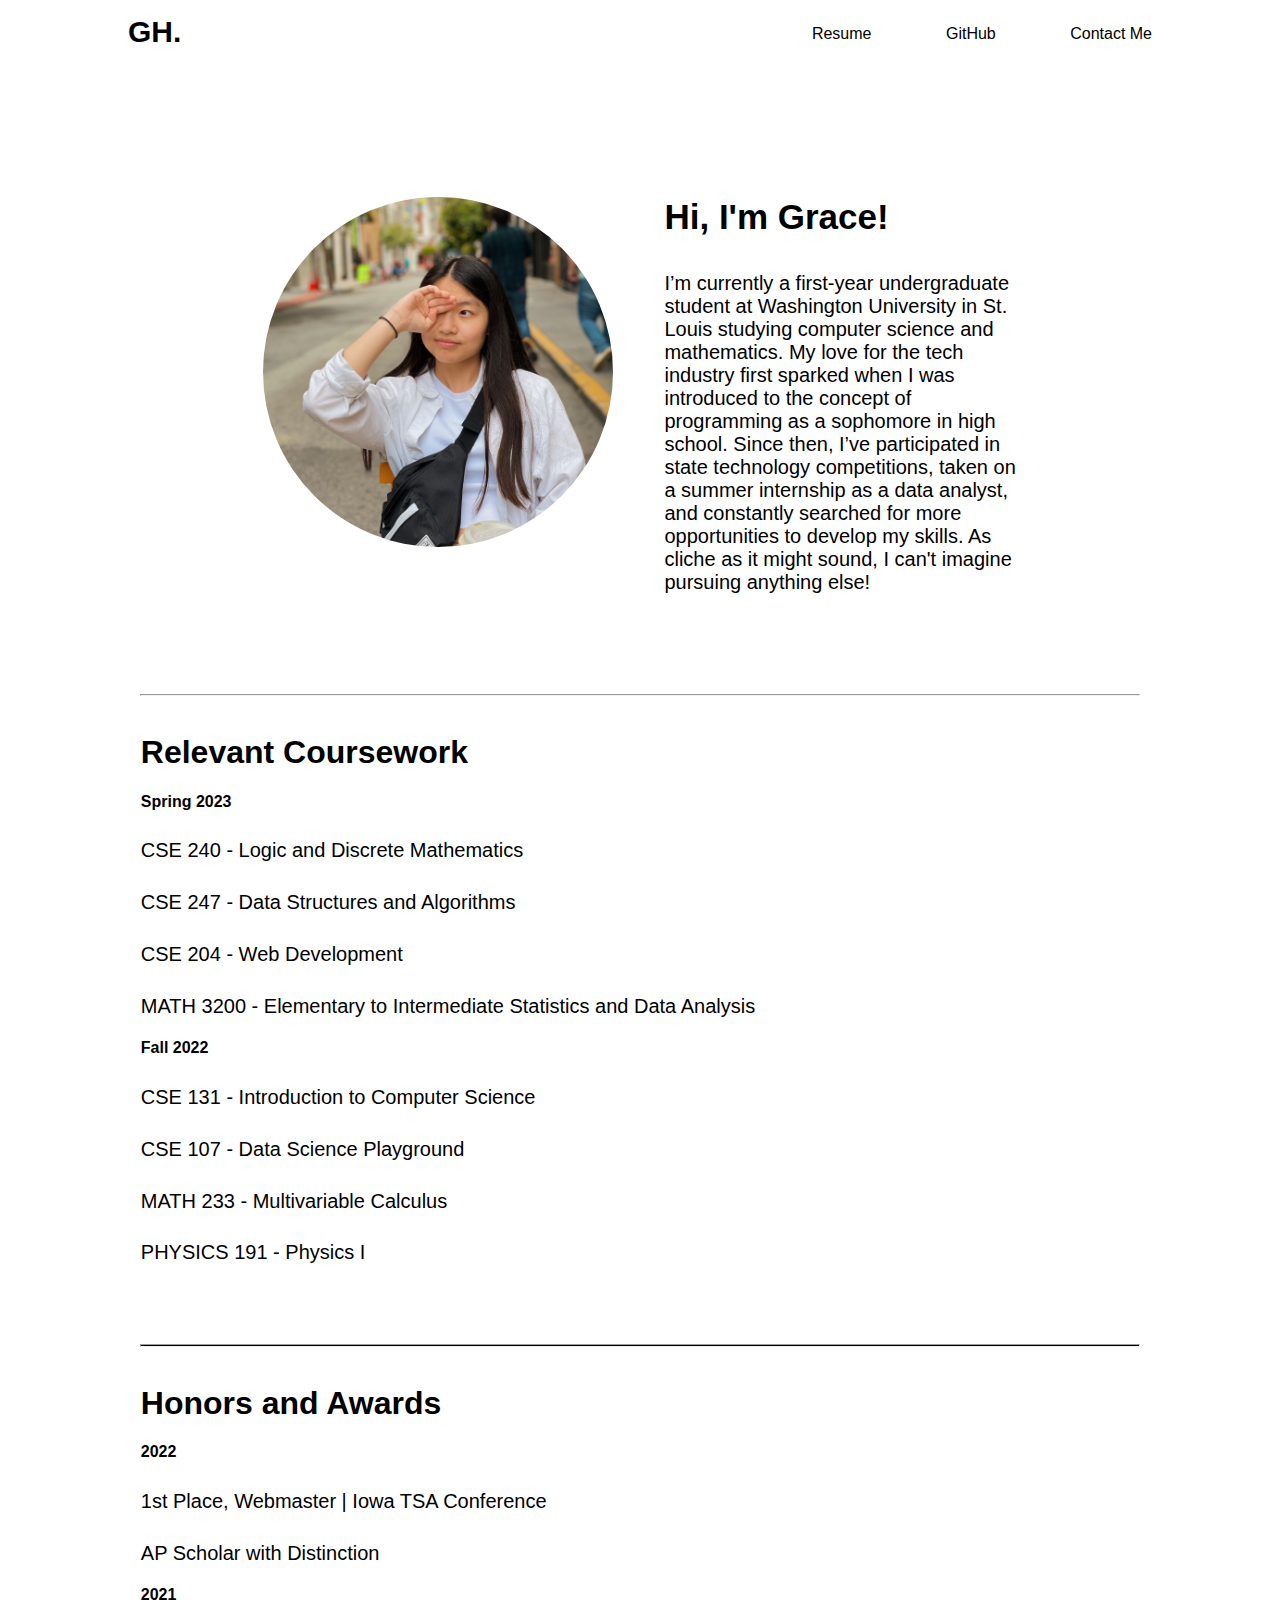
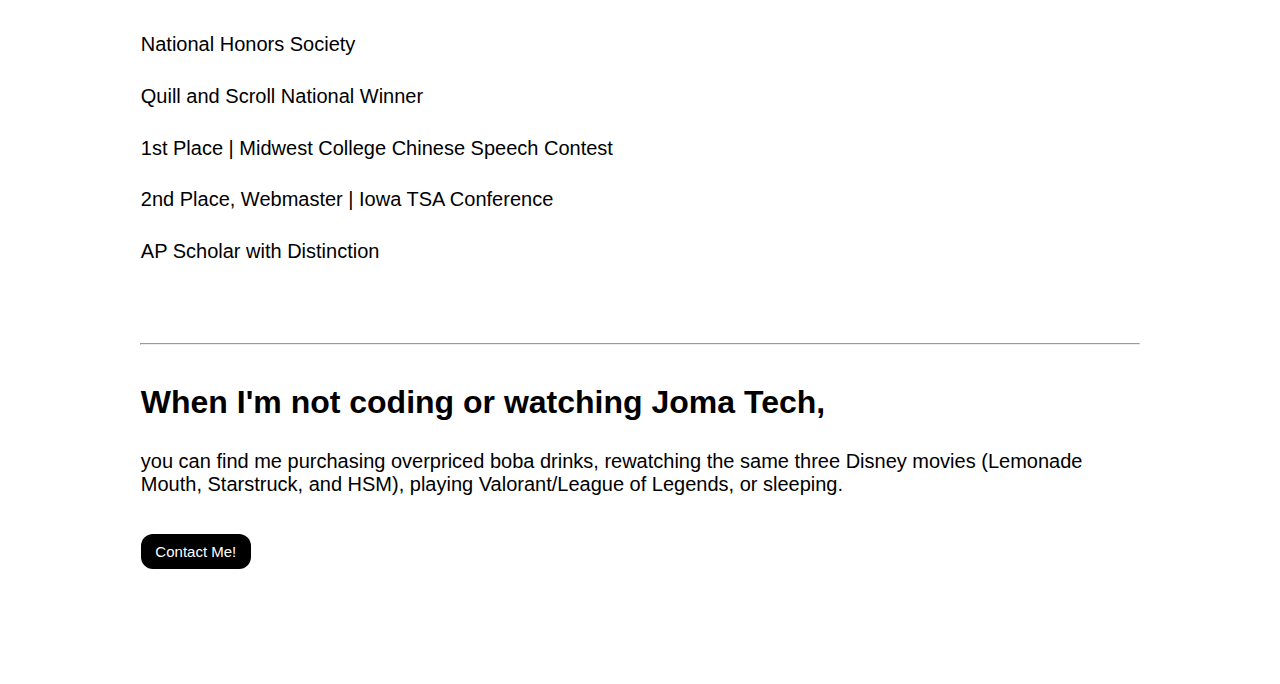
<file: index.html>
<!DOCTYPE html>
<html>
    <head>
        <meta name="viewport" content="width=device-width, initial-scale=1.0">
        <meta charset="utf-8">
        <link href="styles.css" rel="stylesheet" type="text/css">
        <title>Grace Huang</title>
    </head>

    <body>
    <header>
        <div class="container">
            <a href="index.html" class="logo">GH.</a>
            <nav>
                <ul>
                    <li><a href="resume.html">Resume</a></li>
                    <li><a href="github.html">GitHub</a></li>
                    <li><a href="contact.html">Contact Me</a></li>
                </ul>
            </nav>
        </div>
    </header>
    <div class="fade-in">
    <div class="intro">
        <div class="circular"><img src="me.jpeg" alt="meeeee"></div>
        <div class="bold-text"><p>Hi, I'm Grace!</p></div>
        <div class="intro-text"><p>I’m currently a first-year undergraduate student at Washington University in St. Louis studying computer science and mathematics. My love for the tech industry first sparked when I was introduced to the concept of programming as a sophomore in high school. Since then, I’ve participated in state technology competitions, taken on a summer internship as a data analyst, and constantly searched for more opportunities to develop my skills. As cliche as it might sound, I can't imagine pursuing anything else!</p></div>
    </div>
    </div>

    <hr class="animated2"/>
    <div class="fade-in">
    <div class="second-intro">
    <h1>Relevant Coursework</h1>
    <h4>Spring 2023</h4>
    <p>CSE 240 - Logic and Discrete Mathematics</p>
    <p>CSE 247 - Data Structures and Algorithms</p>
    <p>CSE 204 - Web Development</p>
    <p>MATH 3200 - Elementary to Intermediate Statistics and Data Analysis</p>
    <h4>Fall 2022</h4>
    <p>CSE 131 - Introduction to Computer Science</p>
    <p>CSE 107 - Data Science Playground</p>
    <p>MATH 233 - Multivariable Calculus</p>
    <p>PHYSICS 191 - Physics I</p>
    </div>
    </div>

    <hr class="animated2"/>
    <div class="fade-in">
    <div class="second-intro">
    <h1>Honors and Awards</h1>
    <h4>2022</h4>
    <p>1st Place, Webmaster | Iowa TSA Conference</p>
    <p>AP Scholar with Distinction</p>
    <h4>2021</h4>
    <p>National Honors Society</p>
    <p>Quill and Scroll National Winner</p>
    <p>1st Place | Midwest College Chinese Speech Contest</p>
    <p>2nd Place, Webmaster | Iowa TSA Conference</p>
    <p>AP Scholar with Distinction</p>
    </div>
    </div>

    <hr class="animated2"/>
    <div class="fade-in">
    <div class="second-intro">
    <h1>When I'm not coding or watching Joma Tech,</h1>
    <p>you can find me purchasing overpriced boba drinks, rewatching the same three Disney movies (Lemonade Mouth, Starstruck, and HSM), playing Valorant/League of Legends, or sleeping.</p>
    </div>
    <div class="btn">
    <form action="contact.html">
        <button type="submit" id="submit">Contact Me!</button>
    </form>
    </div>
    </div>
    </body>

</html>
</file>
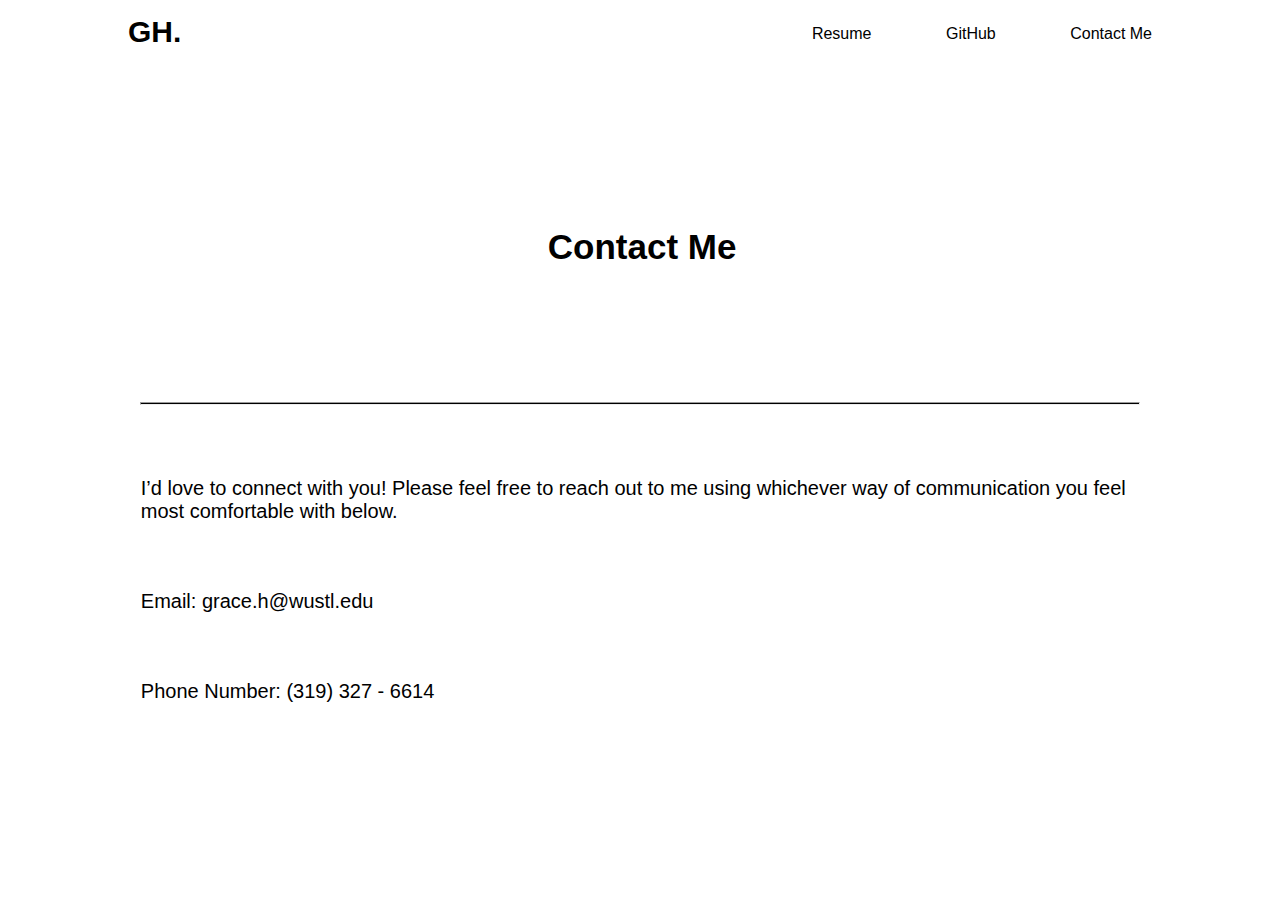
<file: contact.html>
<!DOCTYPE html>
<html>
    <head>
        <meta name="viewport" content="width=device-width, initial-scale=1.0">
        <meta charset="utf-8">
        <link href="styles.css" rel="stylesheet" type="text/css">
        <title>Grace Huang</title>
    </head>

    <body>
    <header>
        <div class="container">
            <a href="index.html" class="logo">GH.</a>
            <nav>
                <ul>
                    <li><a href="resume.html">Resume</a></li>
                    <li><a href="github.html">GitHub</a></li>
                    <li><a href="contact.html">Contact Me</a></li>
                </ul>
            </nav>
        </div>
    </header>
    <div class="fade-in">
    <div class="intro">
        <div class="bold-text-other"><p>Contact Me</p></div>
    </div>
    </div>
    <hr class="other-animated"/>
    <br><br>
    <div class="fade-in">
    <div class="second-intro">
    <p>I’d love to connect with you! Please feel free to reach out to me using whichever way of communication you feel most comfortable with below.</p><br>
    <p>Email: grace.h@wustl.edu</p><br>
    <p>Phone Number: (319) 327 - 6614</p>
    </div>
    </div>
    </body>

</html>
</file>
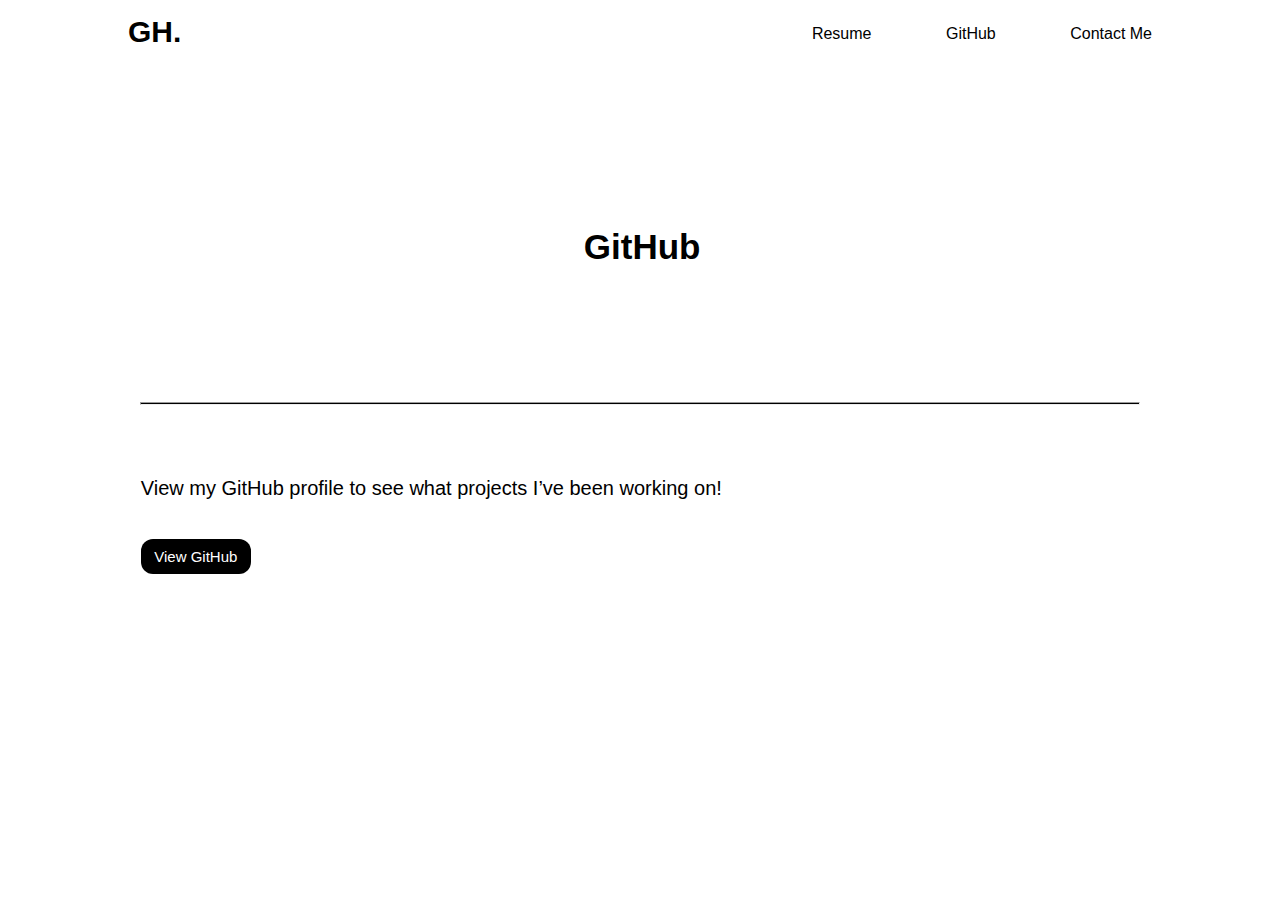
<file: github.html>
<!DOCTYPE html>
<html>
    <head>
        <meta name="viewport" content="width=device-width, initial-scale=1.0">
        <meta charset="utf-8">
        <link href="styles.css" rel="stylesheet" type="text/css">
        <title>Grace Huang</title>
    </head>

    <body>
    <header>
        <div class="container">
            <a href="index.html" class="logo">GH.</a>
            <nav>
                <ul>
                    <li><a href="resume.html">Resume</a></li>
                    <li><a href="github.html">GitHub</a></li>
                    <li><a href="contact.html">Contact Me</a></li>
                </ul>
            </nav>
        </div>
    </header>
    <div class="fade-in">
    <div class="intro">
        <div class="bold-text-other"><p>GitHub</p></div>
    </div>
    </div>
    <hr class="other-animated"/>
    <br><br>
    <div class="fade-in">
    <div class="second-intro">
    <p>View my GitHub profile to see what projects I’ve been working on!</p>
    </div>
    <div class="btn">
        <form action="https://github.com/gracehjy">
            <button type="submit" id="submit">View GitHub</button>
        </form>
    </div>
    </div>
    </body>

</html>
</file>
<file: styles.css>
body{
    margin: 0;
    background: white;
    font-family: 'Inter', sans-serif;
    font-weight: 300;
}

.container{
    width: 80%;
    margin: 0 auto;
}

.logo{
    font-size: 30px;
    float: left;
    padding: 15px 0;
    color: black;
    text-decoration: none;
    font-weight: 600;
}

.logo:hover{
    color: grey;
}

nav {
    float: right;
}

nav ul{
    margin: 0;
    padding: 0;
    list-style: none;
}

nav li{
    display: inline-block;
    margin-left: 70px;
    padding-top: 25px;
    position: relative;
}

nav a{
    color: black;
    text-decoration: none;
    font-weight: 400;
}

nav a:hover{
    color:grey;
}

nav a::before{
    content: '';
    display: block;
    height: 5px;
    width: 0%;
    background-color:black;
    position: absolute;
    top: 0;
    transition: all ease-in-out 250ms;
}

nav a:hover::before{
    width: 100%;
}

.intro{
    width: 80%;
    display: inline-block;
}

.circular img { 
    border-radius: 50%;
    width: 350px;
    margin-top: 15%;
    margin-left: 8%;
    margin-right: 5%;
    margin-bottom: 3%;
    float: left;
}

.bold-text{
    font-weight: 600;
    font-size: 35px;
    margin-top: 15%;
    margin-left: 47%;
    margin-right: 17%;
}

.bold-text-other{
    width: auto;
    font-weight: 600;
    font-size: 35px;
    margin-top: 18%;
    margin-left: -10%;
    display: block;
    text-align: center;
}

.intro-text{
    margin-left: 47%;
    margin-right: 17%;
    font-size: 20px;
}

hr.animated{
    margin-top: 150px;
    width: 78%;
    animation: expand 1.5s ease-in-out;
    height: 0.25px;
    background-color: black;
}

hr.animated2{
    margin-top: 80px;
    width: 78%;
    animation: expand 1.5s ease-in-out;
    height: 0.25px;
    background-color: black;
}

hr.other-animated{
    margin-top: 100px;
    width: 78%;
    animation: expand 1.5s ease-in-out;
    height: 0.25px;
    background-color: black;
}

@keyframes expand{
    from {
        transform: scaleX(0);
    }
    to {
        transform: scaleX(1);
    }
}

.second-intro h1{
    margin-top: 3%;
    margin-left: 11%;
}

.second-intro h4{
    margin-left: 11%;
}

.second-intro p{
    font-size: 20px;
    margin-left: 11%;
    margin-right: 11%;
    margin-top: 2.25%;
}

.btn{
    margin-left: 11%;
    margin-top: 3%;
    width: 120px;
    height: 150px;
}

.btn #submit{
    background-color: black;
    border-radius: 12px;
    color: white;
    font-size: 15px;
    text-decoration: none;
    cursor: pointer;
    border: none;
    height: 35px;
    width: 110px;
}

.btn #submit:hover{
    background-color: #3d3d3d;
}

.fade-in {
    animation: fadeInAnimation ease 2.5s;
    animation-iteration-count: 1;
}
  
@keyframes fadeInAnimation {
    0% {
        opacity: 0;
    }
    100% {
        opacity: 1;
     }
}
</file>
